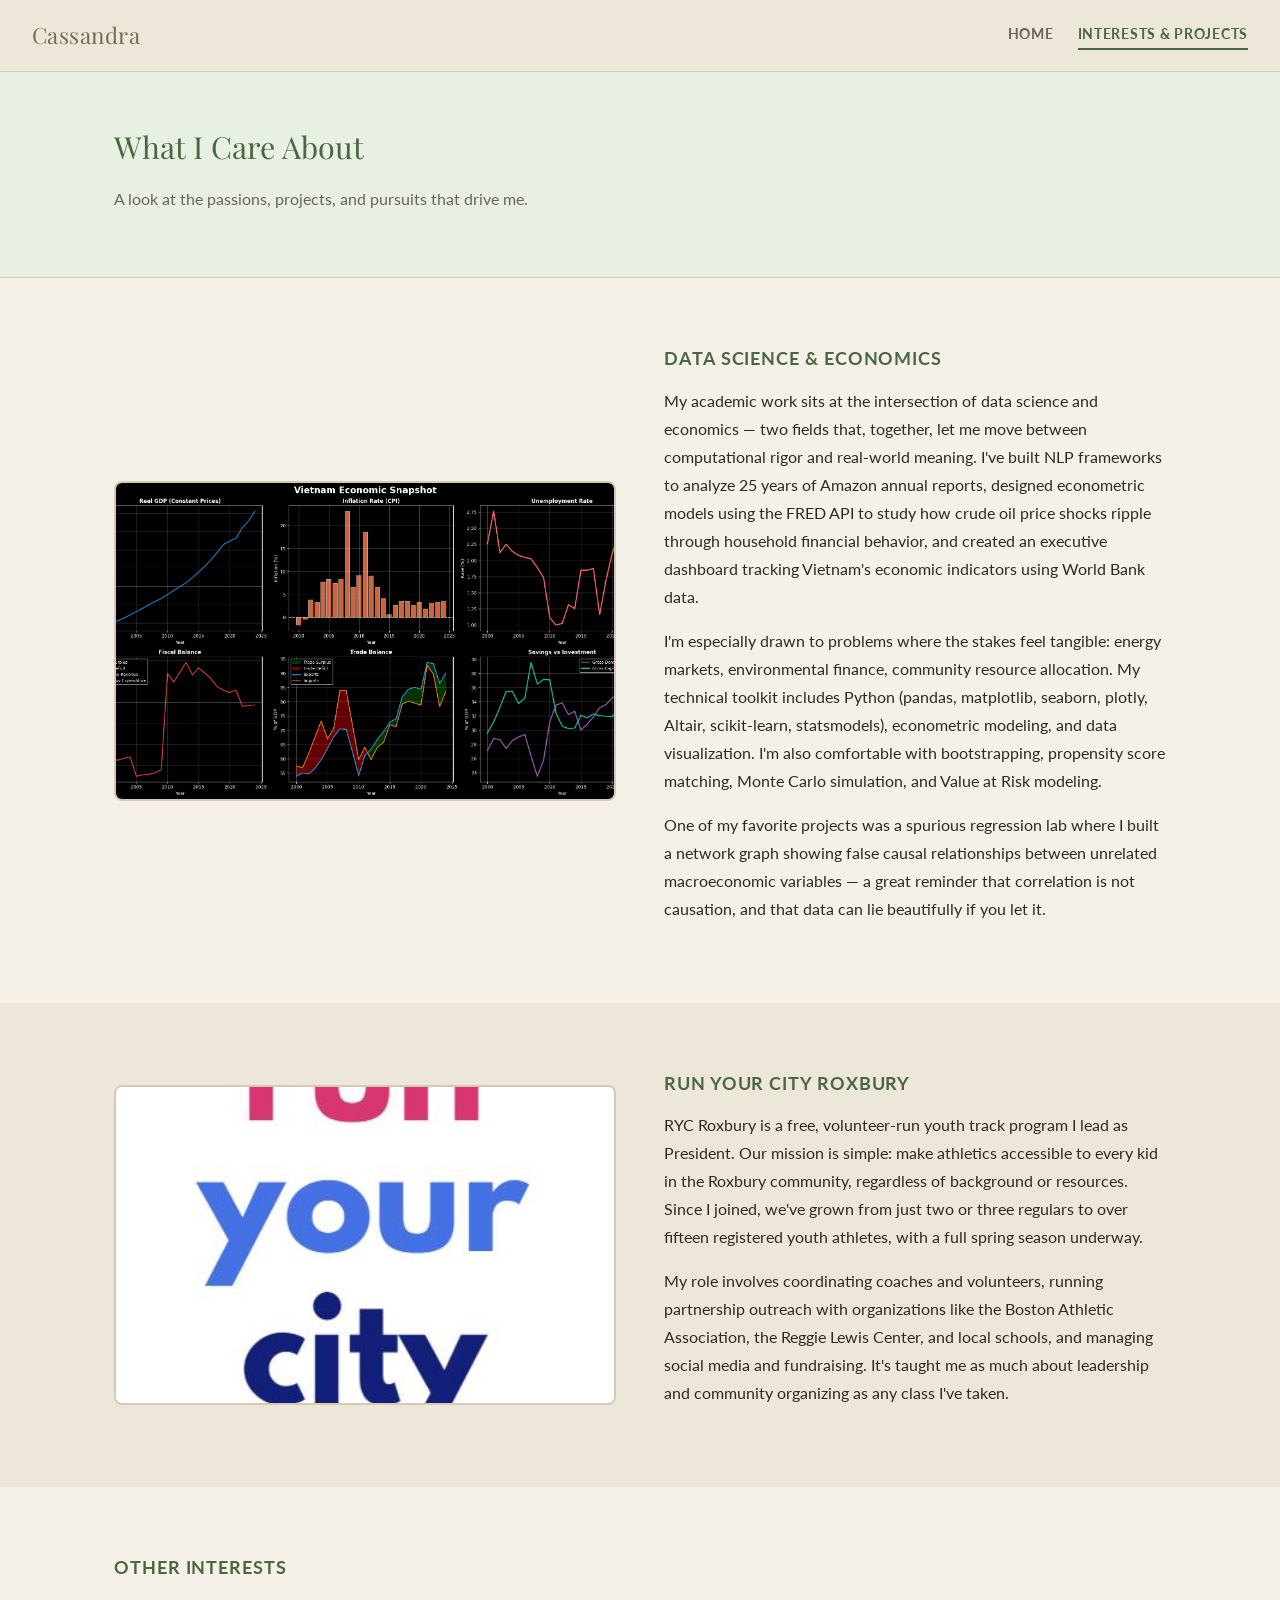
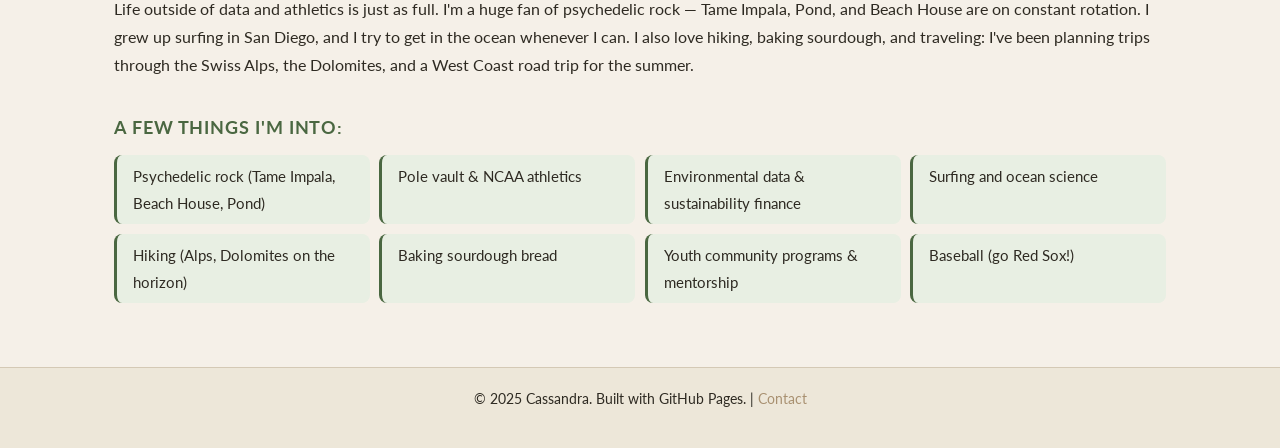
<file: second.html>
<!DOCTYPE html>
<html lang="en">
<head>
  <meta charset="UTF-8" />
  <meta name="viewport" content="width=device-width, initial-scale=1.0" />
  <title>Cassandra | Interests & Projects</title>
  <link rel="stylesheet" href="style.css" />
  <link href="https://fonts.googleapis.com/css2?family=Playfair+Display:wght@400;600&family=Lato:wght@300;400;700&display=swap" rel="stylesheet" />
</head>
<body>

  <header>
    <div class="logo">Cassandra</div>
    <nav>
      <a href="index.html">Home</a>
      <a href="second.html" class="active">Interests & Projects</a>
    </nav>
  </header>

  <main>

    <section class="page-hero">
      <div class="container">
        <h2>What I Care About</h2>
        <p>A look at the passions, projects, and pursuits that drive me.</p>
      </div>
    </section>

    <section class="content-section">
      <div class="container two-col reverse">

        <div class="section-text">
          <h3>Data Science & Economics</h3>
          <p>
            My academic work sits at the intersection of data science and economics — two fields
            that, together, let me move between computational rigor and real-world meaning. I've
            built NLP frameworks to analyze 25 years of Amazon annual reports, designed
            econometric models using the FRED API to study how crude oil price shocks ripple
            through household financial behavior, and created an executive dashboard tracking
            Vietnam's economic indicators using World Bank data.
          </p>
          <p>
            I'm especially drawn to problems where the stakes feel tangible: energy markets,
            environmental finance, community resource allocation. My technical toolkit includes
            Python (pandas, matplotlib, seaborn, plotly, Altair, scikit-learn, statsmodels),
            econometric modeling, and data visualization. I'm also comfortable with bootstrapping,
            propensity score matching, Monte Carlo simulation, and Value at Risk modeling.
          </p>
          <p>
            One of my favorite projects was a spurious regression lab where I built a network
            graph showing false causal relationships between unrelated macroeconomic variables —
            a great reminder that correlation is not causation, and that data can lie beautifully
            if you let it.
          </p>
        </div>

        <div class="section-img-wrap">
          <img
            src="Vietnam indicators.png"
            alt="Project on vietnam economic indicators"
            class="section-img"
          />
        </div>

      </div>
    </section>

    <section class="content-section alt-bg">
      <div class="container two-col">

        <div class="section-img-wrap">
          <img
            src="ryc_logo.jpg"
            alt="Run Your City Logo"
            class="section-img"
          />
        </div>

        <div class="section-text">
          <h3>Run Your City Roxbury</h3>
          <p>
            RYC Roxbury is a free, volunteer-run youth track program I lead as President. Our
            mission is simple: make athletics accessible to every kid in the Roxbury community,
            regardless of background or resources. Since I joined, we've grown from just two or
            three regulars to over fifteen registered youth athletes, with a full spring season
            underway.
          </p>
          <p>
            My role involves coordinating coaches and volunteers, running partnership outreach
            with organizations like the Boston Athletic Association, the Reggie Lewis Center,
            and local schools, and managing social media and fundraising. It's taught me as much
            about leadership and community organizing as any class I've taken.
          </p>
        </div>

      </div>
    </section>

    <section class="content-section">
      <div class="container">
        <h3>Other Interests</h3>
        <p>
          Life outside of data and athletics is just as full. I'm a huge fan of psychedelic
          rock — Tame Impala, Pond, and Beach House are on constant rotation. I grew up surfing
          in San Diego, and I try to get in the ocean whenever I can. I also love hiking,
          baking sourdough, and traveling: I've been planning trips through the Swiss Alps,
          the Dolomites, and a West Coast road trip for the summer.
        </p>

        <h3 class="list-heading">A few things I'm into:</h3>
        <ul class="interest-list">
          <li>Psychedelic rock (Tame Impala, Beach House, Pond)</li>
          <li>Pole vault & NCAA athletics</li>
          <li>Environmental data & sustainability finance</li>
          <li>Surfing and ocean science</li>
          <li>Hiking (Alps, Dolomites on the horizon)</li>
          <li>Baking sourdough bread</li>
          <li>Youth community programs & mentorship</li>
          <li>Baseball (go Red Sox!)</li>
        </ul>
      </div>
    </section>

  </main>

  <footer>
    <p>&copy; 2025 Cassandra. Built with GitHub Pages. | <a href="#contact-home" onclick="window.location='index.html#contact'">Contact</a></p>
  </footer>

</body>
</html>
</file>
<file: style.css>
/* ===== CSS CUSTOM PROPERTIES ===== */
:root {
  --clr-bg:        #F5F0E8;   /* warm off-white */
  --clr-surface:   #EDE7D9;   /* parchment */
  --clr-accent:    #7A6A4F;   /* warm brown */
  --clr-accent-lt: #A89070;   /* lighter tan */
  --clr-green:     #4A6741;   /* forest green */
  --clr-green-lt:  #E8EFE3;   /* sage tint */
  --clr-text:      #2E2A22;   /* near-black */
  --clr-muted:     #6B6358;   /* muted brown-gray */
  --clr-border:    #D4C9B5;   /* warm border */

  --font-serif:    'Playfair Display', Georgia, serif;
  --font-sans:     'Lato', system-ui, sans-serif;

  --max-width:     1100px;
  --radius:        8px;
}

/* ===== RESET ===== */
*, *::before, *::after { box-sizing: border-box; margin: 0; padding: 0; }

body {
  font-family: var(--font-sans);
  background-color: var(--clr-bg);
  color: var(--clr-text);
  font-size: 16px;
  line-height: 1.75;
}

img { display: block; max-width: 100%; }

a {
  color: var(--clr-green);
  text-decoration: none;
}
a:hover { text-decoration: underline; }

/* ===== TYPOGRAPHY ===== */
h1 {
  font-family: var(--font-serif);
  font-size: clamp(2rem, 5vw, 3rem);
  font-weight: 600;
  color: var(--clr-text);
  line-height: 1.2;
}

h2 {
  font-family: var(--font-serif);
  font-size: clamp(1.4rem, 3vw, 1.9rem);
  font-weight: 400;
  color: var(--clr-accent);
  margin-bottom: 0.75rem;
}

h3 {
  font-family: var(--font-sans);
  font-size: 1.15rem;
  font-weight: 700;
  color: var(--clr-green);
  text-transform: uppercase;
  letter-spacing: 0.05em;
  margin-bottom: 0.75rem;
}

p { margin-bottom: 1rem; color: var(--clr-text); }

/* ===== LAYOUT ===== */
.container {
  max-width: var(--max-width);
  margin: 0 auto;
  padding: 0 1.5rem;
}

.two-col {
  display: grid;
  grid-template-columns: 1fr 1fr;
  gap: 3rem;
  align-items: center;
}

.two-col.reverse { direction: rtl; }
.two-col.reverse > * { direction: ltr; }

@media (max-width: 720px) {
  .two-col, .two-col.reverse {
    grid-template-columns: 1fr;
    direction: ltr;
  }
}

/* ===== HEADER / NAV ===== */
header {
  display: flex;
  align-items: center;
  justify-content: space-between;
  padding: 1rem 2rem;
  background-color: var(--clr-surface);
  border-bottom: 1px solid var(--clr-border);
  position: sticky;
  top: 0;
  z-index: 100;
}

.logo {
  font-family: var(--font-serif);
  font-size: 1.4rem;
  color: var(--clr-accent);
  letter-spacing: 0.02em;
}

nav { display: flex; gap: 1.5rem; }

nav a {
  font-size: 0.9rem;
  font-weight: 700;
  letter-spacing: 0.05em;
  text-transform: uppercase;
  color: var(--clr-muted);
  padding-bottom: 2px;
  border-bottom: 2px solid transparent;
  transition: color 0.2s, border-color 0.2s;
}

nav a:hover,
nav a.active {
  color: var(--clr-green);
  border-color: var(--clr-green);
  text-decoration: none;
}

/* ===== HERO ===== */
.hero {
  background-color: var(--clr-surface);
  padding: 5rem 2rem 4rem;
  text-align: center;
  border-bottom: 1px solid var(--clr-border);
}

.hero .subtitle {
  margin-top: 0.75rem;
  font-size: 1rem;
  color: var(--clr-accent-lt);
  letter-spacing: 0.08em;
  text-transform: uppercase;
  font-weight: 300;
}

.page-hero {
  background-color: var(--clr-green-lt);
  padding: 3rem 2rem;
  border-bottom: 1px solid var(--clr-border);
}

.page-hero h2 { color: var(--clr-green); }
.page-hero p { color: var(--clr-muted); max-width: 600px; }

/* ===== ABOUT SECTION ===== */
.about {
  padding: 4rem 2rem;
}

.about-img-wrap {
  text-align: center;
}

.profile-img {
  width: 100%;
  max-width: 420px;
  height: 380px;
  object-fit: cover;
  border-radius: var(--radius);
  border: 3px solid var(--clr-border);
  margin: 0 auto;
}

.img-caption {
  font-size: 0.8rem;
  color: var(--clr-muted);
  margin-top: 0.5rem;
  font-style: italic;
}

/* ===== CONTENT SECTIONS (second page) ===== */
.content-section {
  padding: 4rem 2rem;
}

.content-section.alt-bg {
  background-color: var(--clr-surface);
}

.section-img {
  width: 100%;
  height: 320px;
  object-fit: cover;
  border-radius: var(--radius);
  border: 2px solid var(--clr-border);
}

/* ===== INTERESTS LIST ===== */
.list-heading {
  margin-top: 2rem;
}

.interest-list {
  list-style: none;
  padding: 0;
  display: grid;
  grid-template-columns: repeat(auto-fill, minmax(240px, 1fr));
  gap: 0.6rem;
  margin-top: 0.75rem;
}

.interest-list li {
  background-color: var(--clr-green-lt);
  color: var(--clr-text);
  padding: 0.5rem 1rem;
  border-radius: var(--radius);
  border-left: 3px solid var(--clr-green);
  font-size: 0.95rem;
}

/* ===== CONTACT ===== */
.contact {
  background-color: var(--clr-accent);
  padding: 3.5rem 2rem;
  text-align: center;
}

.contact h2 { color: #F5F0E8; }
.contact p { color: #D4C9B5; }

.contact-links {
  display: flex;
  justify-content: center;
  gap: 1.25rem;
  flex-wrap: wrap;
  margin-top: 1.25rem;
}

.contact-links a {
  display: inline-block;
  padding: 0.6rem 1.5rem;
  background-color: var(--clr-green);
  color: #F5F0E8;
  border-radius: var(--radius);
  font-weight: 700;
  font-size: 0.9rem;
  letter-spacing: 0.04em;
  text-transform: uppercase;
  transition: background-color 0.2s, transform 0.1s;
}

.contact-links a:hover {
  background-color: var(--clr-green-lt);
  color: var(--clr-green);
  text-decoration: none;
  transform: translateY(-2px);
}

/* ===== FOOTER ===== */
footer {
  background-color: var(--clr-surface);
  border-top: 1px solid var(--clr-border);
  padding: 1.25rem 2rem;
  text-align: center;
  font-size: 0.85rem;
  color: var(--clr-muted);
}

footer a { color: var(--clr-accent-lt); }
</file>
